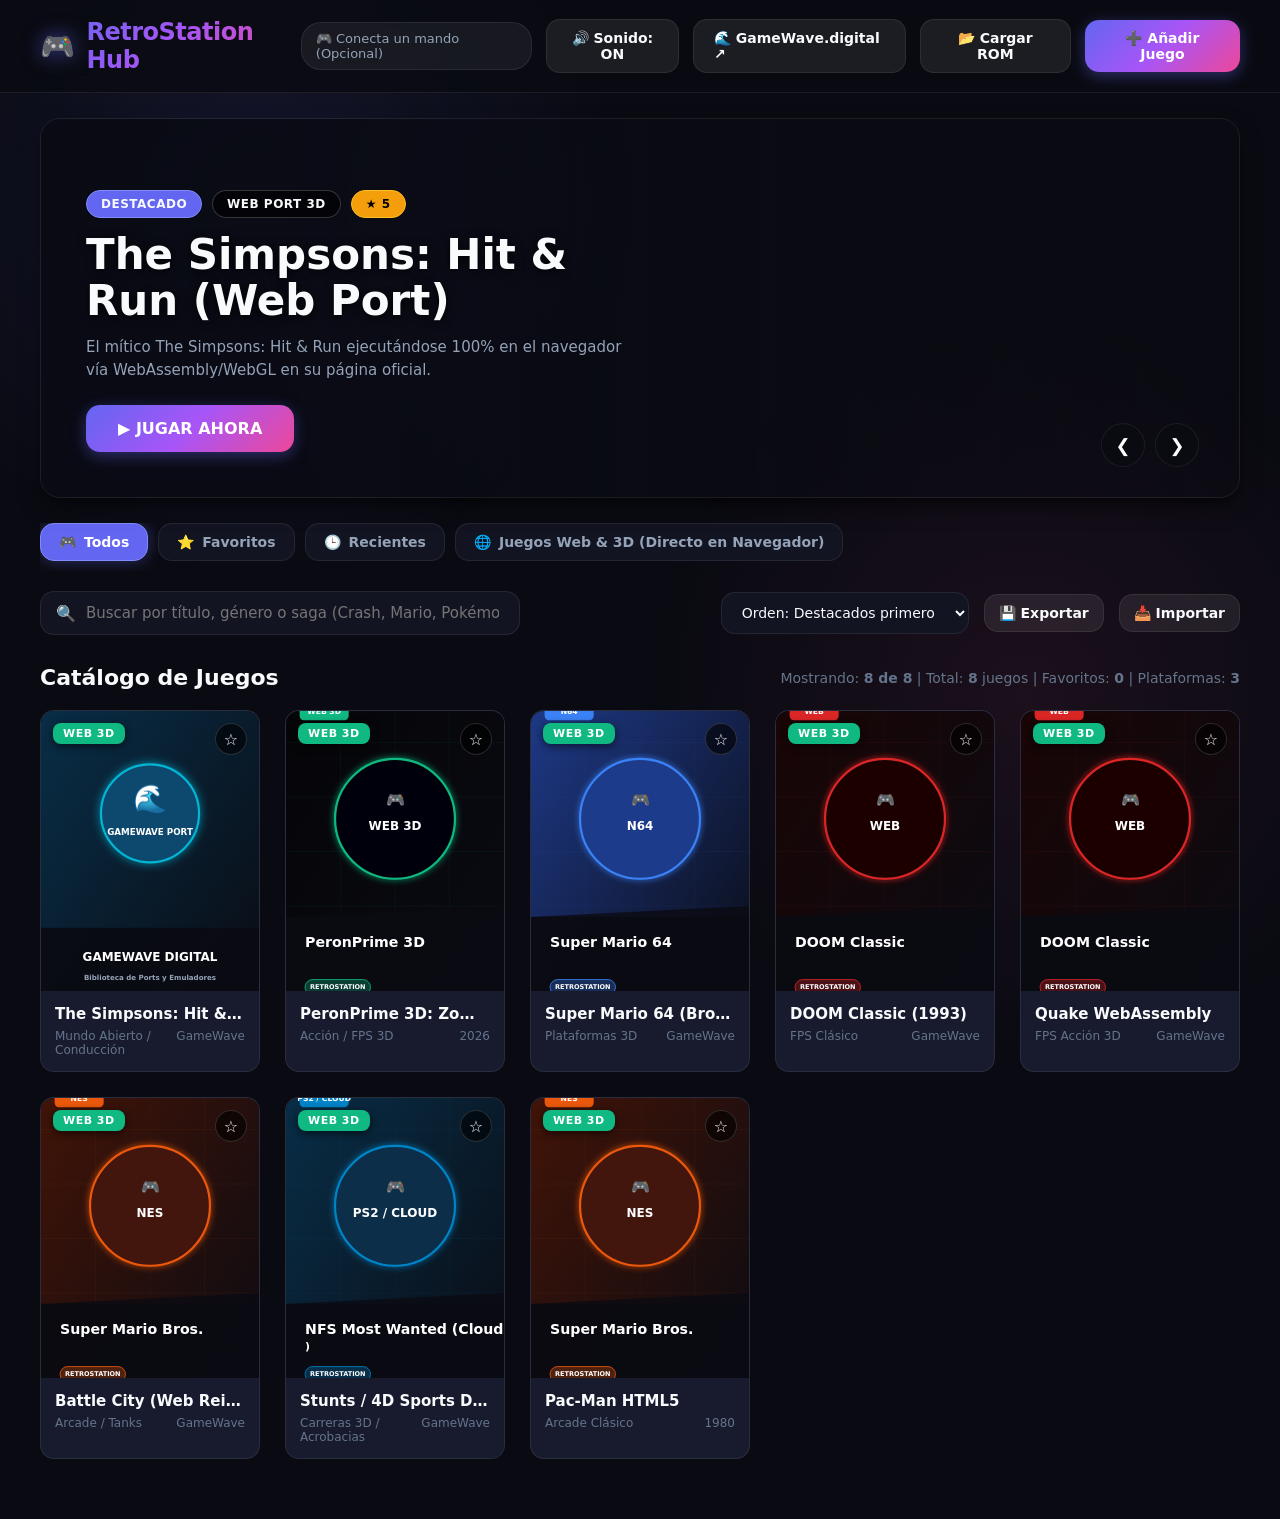
<file: index.html>
<!DOCTYPE html>
<html lang="es">
<head>
    <meta charset="UTF-8">
    <meta name="viewport" content="width=device-width, initial-scale=1.0">
    <title>RetroStation Hub - Consola Web PSX, Nintendo, Sega & 3D</title>
    <!-- Favicon -->
    <link rel="icon" href="data:image/svg+xml,<svg xmlns=%22http://www.w3.org/2000/svg%22 viewBox=%220%22%20%22100%22%20%22100%22><text y=%22.9em%22 font-size=%2290%22>🎮</text></svg>">
    <!-- Estilos de la interfaz -->
    <link rel="stylesheet" href="css/style.css">
</head>
<body>

    <!-- NAVBAR SUPERIOR -->
    <header class="navbar">
        <div class="brand" onclick="window.scrollTo({top: 0, behavior: 'smooth'})">
            <span class="brand-icon">🎮</span>
            <span>RetroStation Hub</span>
        </div>

        <div class="nav-actions">
            <!-- Indicador de Gamepad USB / Bluetooth -->
            <div class="gamepad-badge" id="gamepad-indicator" title="Soporta mandos de PS4, PS5, Xbox y Switch">
                🎮 Conecta un mando (Opcional)
            </div>

            <!-- Sonido retro ON/OFF -->
            <button class="btn btn-secondary btn-icon" id="btn-toggle-sound" title="Activar/Silenciar Efectos de Audio">
                🔊 Sonido: ON
            </button>

            <!-- Enlace a GameWave Digital -->
            <a href="https://gamewave.digital/" target="_blank" rel="noopener noreferrer" class="btn btn-secondary" title="Abrir sitio oficial GameWave Digital">
                🌊 GameWave.digital ↗
            </a>

            <!-- Cargar ROM rápida desde el PC -->
            <input type="file" id="quick-rom-input" style="display:none;" accept=".nes,.sfc,.smc,.gba,.gbc,.gb,.iso,.bin,.cue,.z64,.n64,.nds,.chd,.pbp,.md,.zip" />
            <button class="btn btn-secondary" id="btn-quick-rom" title="Cargar cualquier archivo ROM desde tu disco duro">
                📂 Cargar ROM
            </button>

            <!-- Agregar juego a la lista -->
            <button class="btn btn-primary" id="btn-add-game">
                ➕ Añadir Juego
            </button>
        </div>
    </header>

    <!-- HERO CAROUSEL BANNER DESTACADO -->
    <section class="hero-section">
        <div class="hero-bg" id="hero-banner-bg"></div>
        <div class="hero-content">
            <div class="hero-badges">
                <span class="hero-badge badge-featured">Destacado</span>
                <span class="hero-badge" id="hero-badge-system">SISTEMA</span>
                <span class="hero-badge badge-rating" id="hero-badge-rating">★ 5.0</span>
            </div>
            <h1 class="hero-title" id="hero-title">Título del Juego</h1>
            <p class="hero-desc" id="hero-desc">Descripción detallada del juego retro.</p>
            <div class="hero-actions">
                <button class="btn btn-primary" id="btn-hero-play" style="padding: 14px 32px; font-size: 16px;">
                    ▶ JUGAR AHORA
                </button>
            </div>
        </div>

        <div class="hero-nav">
            <button class="hero-nav-btn" id="hero-prev" title="Anterior">❮</button>
            <button class="hero-nav-btn" id="hero-next" title="Siguiente">❯</button>
        </div>
    </section>

    <!-- BARRA DE CATEGORÍAS Y BÚSQUEDA -->
    <div class="filter-bar">
        <!-- Pestañas de plataformas y consolas -->
        <div class="system-tabs-wrapper" id="system-tabs">
            <div class="nav-pill active" data-system="all">
                <span>🎮</span> Todos
            </div>
            <div class="nav-pill" data-system="favs">
                <span>⭐</span> Favoritos
            </div>
            <div class="nav-pill" data-system="recent">
                <span>🕒</span> Recientes
            </div>
            <div class="nav-pill" data-system="web">
                <span>🌐</span> Juegos Web & 3D (Directo en Navegador)
            </div>
        </div>

        <!-- Búsqueda rápida, orden y respaldo -->
        <div class="search-and-controls">
            <div class="search-box">
                <span class="search-icon">🔍</span>
                <input type="text" id="search-input" placeholder="Buscar por título, género o saga (Crash, Mario, Pokémon, Zelda...)" />
            </div>

            <div class="controls-right">
                <select class="sort-select" id="sort-select">
                    <option value="featured">Orden: Destacados primero</option>
                    <option value="rating">Calificación más alta</option>
                    <option value="name-asc">Nombre (A - Z)</option>
                    <option value="name-desc">Nombre (Z - A)</option>
                    <option value="year-desc">Año (Más reciente)</option>
                    <option value="year-asc">Año (Más antiguo)</option>
                </select>

                <!-- Respaldo de biblioteca -->
                <button class="btn btn-secondary btn-icon" id="btn-export-backup" title="Guardar copia de seguridad de tu biblioteca y favoritos en archivo JSON">
                    💾 Exportar
                </button>
                <input type="file" id="backup-file-input" style="display:none;" accept=".json" />
                <button class="btn btn-secondary btn-icon" id="btn-import-backup" title="Restaurar copia de seguridad de juegos">
                    📥 Importar
                </button>
            </div>
        </div>
    </div>

    <!-- CONTENEDOR PRINCIPAL DE JUEGOS -->
    <main class="games-container">
        <div class="section-header">
            <h2 class="section-title">Catálogo de Juegos</h2>
            <div class="section-stats">
                Mostrando: <strong id="stat-showing-count">0</strong> | 
                Total: <strong id="stat-total-games">0</strong> juegos | 
                Favoritos: <strong id="stat-fav-games">0</strong> | 
                Plataformas: <strong id="stat-systems-count">8</strong>
            </div>
        </div>

        <div class="games-grid" id="games-grid">
            <!-- Las tarjetas de juegos se inyectan dinámicamente con app.js -->
        </div>
    </main>

    <!-- REPRODUCTOR DE EMULADOR A PANTALLA COMPLETA -->
    <div id="emulator-modal">
        <div class="emulator-top-bar">
            <div class="player-info">
                <span class="player-sys-tag" id="player-game-sys">SISTEMA</span>
                <span class="player-title" id="player-game-title">Juego</span>
                <span class="player-controls-guide" id="player-controls-guide"></span>
            </div>
            <div class="player-actions">
                <button class="player-btn" id="btn-toggle-crt" title="Activar/Desactivar líneas de escaneo retro de televisores CRT">
                    📺 Filtro CRT
                </button>
                <button class="player-btn" id="btn-toggle-fullscreen" title="Pantalla Completa">
                    ⛶ Pantalla Completa
                </button>
                <button class="player-btn btn-close-player" id="btn-close-emulator" title="Salir al Menú Principal">
                    ✕ Salir (ESC)
                </button>
            </div>
        </div>
        <div id="emulator-screen-wrapper">
            <!-- EmulatorJS o iFrame 3D inyectado dinámicamente -->
        </div>
    </div>

    <!-- MODAL PARA AGREGAR JUEGO NUEVO -->
    <div class="modal-overlay" id="add-game-modal">
        <div class="modal-card">
            <div class="modal-header">
                <h3 class="modal-title">Añadir Nuevo Juego a la Consola</h3>
                <button class="btn btn-secondary btn-icon" id="btn-close-add-modal">✕</button>
            </div>
            <form id="form-add-game">
                <div class="form-group">
                    <label>Título del Juego *</label>
                    <input type="text" name="title" required placeholder="Ej: Silent Hill, Gran Turismo 2..." />
                </div>
                <div class="form-group">
                    <label>Consola / Sistema *</label>
                    <select name="system" required>
                        <option value="gamewave">GameWave Port / PC</option>
                        <option value="psx">PlayStation (PS1/PS2)</option>
                        <option value="gba">Game Boy Advance</option>
                        <option value="snes">Super Nintendo</option>
                        <option value="n64">Nintendo 64</option>
                        <option value="nds">Nintendo DS</option>
                        <option value="nes">Nintendo NES</option>
                        <option value="sega">Sega Genesis</option>
                        <option value="web">Juego Web / HTML5</option>
                    </select>
                </div>
                <div class="form-group">
                    <label>Género</label>
                    <input type="text" name="genre" placeholder="Ej: Survival Horror, Carreras, Lucha..." />
                </div>
                <div class="form-group">
                    <label>URL de Portada (Carátula)</label>
                    <input type="url" name="coverUrl" placeholder="https://ejemplo.com/caratula.jpg" />
                </div>
                <div class="form-group">
                    <label>Archivo ROM desde tu PC (Se guarda en tu navegador)</label>
                    <input type="file" name="romFile" accept=".nes,.sfc,.smc,.gba,.gbc,.gb,.iso,.bin,.cue,.z64,.n64,.nds,.chd,.pbp,.md,.zip" />
                </div>
                <div class="form-group">
                    <label>O Enlace URL directo a la ROM / Juego Web</label>
                    <input type="url" name="romUrl" placeholder="https://ejemplo.com/juego.chd" />
                </div>
                <div class="form-group">
                    <label>Descripción / Sinopsis</label>
                    <textarea name="description" rows="2" placeholder="Breve resumen o historia del juego..."></textarea>
                </div>
                <button type="submit" class="btn btn-primary" style="width: 100%; padding: 12px; margin-top: 10px;">
                    Guardar Juego en mi Consola
                </button>
            </form>
        </div>
    </div>

    <!-- OVERLAY DRAG & DROP GLOBAL -->
    <div id="global-drag-overlay">
        <div class="drag-icon">🎮</div>
        <h2>¡Suelta tu ROM aquí para jugar!</h2>
        <p style="color: #94a3b8; font-size: 16px; margin-top: 8px;">Compatible con PS1, GBA, SNES, N64, NDS, NES y Sega Genesis</p>
    </div>

    <!-- SCRIPTS -->
    <script src="js/audio.js"></script>
    <script src="js/database.js"></script>
    <script src="js/games-data.js"></script>
    <script src="js/emulator-player.js"></script>
    <script src="js/app.js"></script>
</body>
</html>
</file>
<file: css/style.css>
/* ==========================================================================
   RETROSTATION HUB - STYLESHEET
   Inspirado en interfaces de consola de nueva generación (PS5 / Nintendo Switch / Steam Deck)
   ========================================================================== */

:root {
    --bg-main: #0a0b12;
    --bg-secondary: #121422;
    --bg-card: #181b2e;
    --bg-card-hover: #222642;
    --accent: #6366f1;
    --accent-hover: #4f46e5;
    --accent-gradient: linear-gradient(135deg, #6366f1 0%, #a855f7 50%, #ec4899 100%);
    --text-primary: #f8fafc;
    --text-secondary: #94a3b8;
    --text-muted: #64748b;
    --border-color: rgba(255, 255, 255, 0.08);
    --border-glow: rgba(99, 102, 241, 0.4);
    --radius-sm: 8px;
    --radius-md: 14px;
    --radius-lg: 20px;
    --shadow-card: 0 10px 25px -5px rgba(0, 0, 0, 0.5), 0 8px 10px -6px rgba(0, 0, 0, 0.5);
    --shadow-glow: 0 0 25px rgba(99, 102, 241, 0.35);
    --transition: all 0.25s cubic-bezier(0.4, 0, 0.2, 1);
}

* {
    margin: 0;
    padding: 0;
    box-sizing: border-box;
    font-family: 'Segoe UI', system-ui, -apple-system, BlinkMacSystemFont, Roboto, sans-serif;
    -webkit-font-smoothing: antialiased;
}

body {
    background-color: var(--bg-main);
    color: var(--text-primary);
    min-height: 100vh;
    overflow-x: hidden;
    position: relative;
}

/* Fondo dinámico estilo aurora cyberpunk */
body::before {
    content: '';
    position: fixed;
    top: -20%;
    left: -10%;
    width: 60vw;
    height: 60vw;
    background: radial-gradient(circle, rgba(99, 102, 241, 0.12) 0%, rgba(0,0,0,0) 70%);
    z-index: -1;
    pointer-events: none;
}

body::after {
    content: '';
    position: fixed;
    bottom: -20%;
    right: -10%;
    width: 60vw;
    height: 60vw;
    background: radial-gradient(circle, rgba(236, 72, 153, 0.08) 0%, rgba(0,0,0,0) 70%);
    z-index: -1;
    pointer-events: none;
}

/* NAVBAR SUPERIOR */
.navbar {
    display: flex;
    align-items: center;
    justify-content: space-between;
    padding: 18px 40px;
    background: rgba(10, 11, 18, 0.85);
    backdrop-filter: blur(16px);
    border-bottom: 1px solid var(--border-color);
    position: sticky;
    top: 0;
    z-index: 100;
}

.brand {
    display: flex;
    align-items: center;
    gap: 12px;
    font-size: 24px;
    font-weight: 800;
    letter-spacing: -0.5px;
    background: var(--accent-gradient);
    -webkit-background-clip: text;
    -webkit-text-fill-color: transparent;
    cursor: pointer;
}

.brand-icon {
    font-size: 28px;
    -webkit-text-fill-color: initial;
    filter: drop-shadow(0 0 10px rgba(99, 102, 241, 0.6));
}

.nav-actions {
    display: flex;
    align-items: center;
    gap: 14px;
}

.gamepad-badge {
    background: rgba(255, 255, 255, 0.06);
    border: 1px solid var(--border-color);
    padding: 8px 14px;
    border-radius: 20px;
    font-size: 13px;
    color: var(--text-secondary);
    display: flex;
    align-items: center;
    gap: 6px;
    transition: var(--transition);
}

.gamepad-badge.connected {
    background: rgba(16, 185, 129, 0.15);
    border-color: #10b981;
    color: #34d399;
}

/* BOTONES GLOBALES */
.btn {
    display: inline-flex;
    align-items: center;
    justify-content: center;
    gap: 8px;
    padding: 10px 20px;
    border-radius: var(--radius-md);
    font-size: 14px;
    font-weight: 600;
    cursor: pointer;
    border: none;
    transition: var(--transition);
    outline: none;
    text-decoration: none;
}

.btn-primary {
    background: var(--accent-gradient);
    color: #fff;
    box-shadow: 0 4px 15px rgba(99, 102, 241, 0.4);
}

.btn-primary:hover {
    transform: translateY(-2px);
    box-shadow: 0 6px 20px rgba(99, 102, 241, 0.6);
}

.btn-secondary {
    background: rgba(255, 255, 255, 0.08);
    color: var(--text-primary);
    border: 1px solid var(--border-color);
}

.btn-secondary:hover {
    background: rgba(255, 255, 255, 0.15);
    border-color: rgba(255, 255, 255, 0.2);
}

.btn-icon {
    padding: 10px 14px;
}

/* HERO BANNER DESTACADO */
.hero-section {
    position: relative;
    margin: 25px 40px;
    height: 380px;
    border-radius: var(--radius-lg);
    overflow: hidden;
    box-shadow: var(--shadow-card);
    border: 1px solid var(--border-color);
}

.hero-bg {
    position: absolute;
    inset: 0;
    background-size: cover;
    background-position: center;
    transition: background-image 0.5s ease-in-out;
}

.hero-content {
    position: relative;
    z-index: 2;
    height: 100%;
    display: flex;
    flex-direction: column;
    justify-content: flex-end;
    padding: 45px;
    max-width: 650px;
}

.hero-badges {
    display: flex;
    gap: 10px;
    margin-bottom: 14px;
}

.hero-badge {
    padding: 6px 14px;
    border-radius: 20px;
    font-size: 12px;
    font-weight: 700;
    text-transform: uppercase;
    letter-spacing: 0.5px;
    background: rgba(0, 0, 0, 0.6);
    backdrop-filter: blur(8px);
    border: 1px solid rgba(255, 255, 255, 0.2);
}

.badge-featured { background: #6366f1; border-color: #818cf8; }
.badge-rating { background: #f59e0b; color: #000; border-color: #fbbf24; }

.hero-title {
    font-size: 42px;
    font-weight: 800;
    line-height: 1.1;
    margin-bottom: 12px;
    text-shadow: 0 2px 10px rgba(0,0,0,0.8);
}

.hero-desc {
    font-size: 15px;
    color: var(--text-secondary);
    line-height: 1.5;
    margin-bottom: 24px;
    display: -webkit-box;
    -webkit-line-clamp: 2;
    -webkit-box-orient: vertical;
    overflow: hidden;
}

.hero-actions {
    display: flex;
    gap: 15px;
}

.hero-nav {
    position: absolute;
    bottom: 30px;
    right: 40px;
    display: flex;
    gap: 10px;
    z-index: 5;
}

.hero-nav-btn {
    width: 44px;
    height: 44px;
    border-radius: 50%;
    background: rgba(10, 11, 18, 0.7);
    backdrop-filter: blur(8px);
    border: 1px solid var(--border-color);
    color: #fff;
    cursor: pointer;
    font-size: 18px;
    display: flex;
    align-items: center;
    justify-content: center;
    transition: var(--transition);
}

.hero-nav-btn:hover {
    background: var(--accent);
    transform: scale(1.1);
}

/* BARRA DE FILTROS Y SISTEMAS */
.filter-bar {
    padding: 0 40px;
    margin-bottom: 30px;
    display: flex;
    flex-direction: column;
    gap: 20px;
}

.system-tabs-wrapper {
    display: flex;
    gap: 10px;
    overflow-x: auto;
    padding-bottom: 10px;
    scrollbar-width: thin;
    scrollbar-color: var(--accent) transparent;
}

.system-tabs-wrapper::-webkit-scrollbar {
    height: 6px;
}
.system-tabs-wrapper::-webkit-scrollbar-thumb {
    background: var(--accent);
    border-radius: 10px;
}

.nav-pill {
    display: flex;
    align-items: center;
    gap: 8px;
    padding: 10px 18px;
    background: var(--bg-secondary);
    border: 1px solid var(--border-color);
    border-radius: var(--radius-md);
    color: var(--text-secondary);
    font-weight: 600;
    font-size: 14px;
    cursor: pointer;
    white-space: nowrap;
    transition: var(--transition);
}

.nav-pill:hover {
    background: var(--bg-card-hover);
    color: var(--text-primary);
    border-color: rgba(255,255,255,0.2);
}

.nav-pill.active {
    background: var(--accent);
    color: #fff;
    border-color: #818cf8;
    box-shadow: 0 0 15px rgba(99, 102, 241, 0.4);
}

.search-and-controls {
    display: flex;
    align-items: center;
    justify-content: space-between;
    gap: 20px;
    flex-wrap: wrap;
}

.search-box {
    position: relative;
    flex: 1;
    max-width: 480px;
}

.search-box input {
    width: 100%;
    padding: 12px 20px 12px 45px;
    background: var(--bg-secondary);
    border: 1px solid var(--border-color);
    border-radius: var(--radius-md);
    color: var(--text-primary);
    font-size: 15px;
    outline: none;
    transition: var(--transition);
}

.search-box input:focus {
    border-color: var(--accent);
    box-shadow: 0 0 12px rgba(99, 102, 241, 0.3);
}

.search-icon {
    position: absolute;
    left: 16px;
    top: 50%;
    transform: translateY(-50%);
    color: var(--text-muted);
    font-size: 16px;
}

.controls-right {
    display: flex;
    align-items: center;
    gap: 15px;
}

.sort-select {
    padding: 11px 16px;
    background: var(--bg-secondary);
    border: 1px solid var(--border-color);
    border-radius: var(--radius-md);
    color: var(--text-primary);
    font-size: 14px;
    outline: none;
    cursor: pointer;
}

/* GRID DE JUEGOS */
.games-container {
    padding: 0 40px 60px;
}

.section-header {
    display: flex;
    align-items: center;
    justify-content: space-between;
    margin-bottom: 20px;
}

.section-title {
    font-size: 22px;
    font-weight: 700;
}

.section-stats {
    font-size: 14px;
    color: var(--text-muted);
}

.games-grid {
    display: grid;
    grid-template-columns: repeat(auto-fill, minmax(210px, 1fr));
    gap: 25px;
}

/* TARJETA DE JUEGO */
.game-card {
    background: var(--bg-card);
    border-radius: var(--radius-md);
    border: 1px solid var(--border-color);
    overflow: hidden;
    cursor: pointer;
    transition: var(--transition);
    display: flex;
    flex-direction: column;
    position: relative;
}

.game-card:hover {
    transform: translateY(-6px) scale(1.02);
    border-color: var(--border-glow);
    box-shadow: var(--shadow-glow), var(--shadow-card);
}

.card-cover-wrapper {
    position: relative;
    width: 100%;
    height: 280px;
    background: #0d0f17;
    overflow: hidden;
}

.card-cover {
    width: 100%;
    height: 100%;
    object-fit: cover;
    transition: transform 0.4s ease;
}

.game-card:hover .card-cover {
    transform: scale(1.08);
}

.card-badge {
    position: absolute;
    top: 12px;
    left: 12px;
    padding: 4px 10px;
    border-radius: 8px;
    font-size: 11px;
    font-weight: 800;
    color: #fff;
    box-shadow: 0 2px 8px rgba(0,0,0,0.6);
    letter-spacing: 0.5px;
}

.card-fav-btn {
    position: absolute;
    top: 12px;
    right: 12px;
    width: 32px;
    height: 32px;
    border-radius: 50%;
    background: rgba(0, 0, 0, 0.6);
    backdrop-filter: blur(6px);
    border: 1px solid rgba(255, 255, 255, 0.15);
    color: #fff;
    display: flex;
    align-items: center;
    justify-content: center;
    cursor: pointer;
    font-size: 16px;
    transition: var(--transition);
}

.card-fav-btn:hover {
    transform: scale(1.15);
    background: #ffb703;
    color: #000;
}

.card-fav-btn.is-fav {
    background: #ffb703;
    color: #000;
    border-color: #ffd166;
}

.card-overlay {
    position: absolute;
    inset: 0;
    background: rgba(10, 11, 20, 0.6);
    backdrop-filter: blur(3px);
    display: flex;
    align-items: center;
    justify-content: center;
    opacity: 0;
    transition: var(--transition);
}

.game-card:hover .card-overlay {
    opacity: 1;
}

.btn-play-card {
    background: var(--accent-gradient);
    color: #fff;
    border: none;
    padding: 10px 22px;
    border-radius: 25px;
    font-weight: 700;
    font-size: 13px;
    cursor: pointer;
    box-shadow: 0 0 15px rgba(99, 102, 241, 0.8);
    transform: translateY(10px);
    transition: var(--transition);
}

.game-card:hover .btn-play-card {
    transform: translateY(0);
}

.card-info {
    padding: 14px;
    display: flex;
    flex-direction: column;
    gap: 6px;
    background: var(--bg-card);
}

.card-title {
    font-size: 15px;
    font-weight: 700;
    color: var(--text-primary);
    white-space: nowrap;
    overflow: hidden;
    text-overflow: ellipsis;
}

.card-meta {
    display: flex;
    justify-content: space-between;
    font-size: 12px;
    color: var(--text-muted);
}

/* REPRODUCTOR DE EMULADOR (FULLSCREEN OVERLAY) */
#emulator-modal {
    position: fixed;
    inset: 0;
    background: #050508;
    z-index: 1000;
    display: none;
    flex-direction: column;
}

#emulator-modal.active {
    display: flex;
}

.emulator-top-bar {
    height: 55px;
    background: #0d0f18;
    border-bottom: 1px solid var(--border-color);
    display: flex;
    align-items: center;
    justify-content: space-between;
    padding: 0 25px;
}

.player-info {
    display: flex;
    align-items: center;
    gap: 12px;
}

.player-title {
    font-size: 18px;
    font-weight: 700;
    color: #fff;
}

.player-sys-tag {
    background: var(--accent);
    padding: 3px 8px;
    border-radius: 6px;
    font-size: 11px;
    font-weight: 700;
}

.player-controls-guide {
    font-size: 12px;
    color: var(--text-muted);
    max-width: 450px;
    white-space: nowrap;
    overflow: hidden;
    text-overflow: ellipsis;
}

.player-actions {
    display: flex;
    align-items: center;
    gap: 10px;
}

.player-btn {
    background: rgba(255, 255, 255, 0.08);
    border: 1px solid var(--border-color);
    color: #fff;
    padding: 7px 14px;
    border-radius: var(--radius-sm);
    font-size: 13px;
    cursor: pointer;
    transition: var(--transition);
}

.player-btn:hover {
    background: rgba(255, 255, 255, 0.18);
}

.player-btn.active {
    background: #10b981;
    color: #000;
    font-weight: 700;
}

.btn-close-player {
    background: #ef4444;
    border: none;
    color: #fff;
    font-weight: bold;
}
.btn-close-player:hover {
    background: #dc2626;
}

#emulator-screen-wrapper {
    flex: 1;
    position: relative;
    background: #000;
    display: flex;
    align-items: center;
    justify-content: center;
    overflow: hidden;
}

/* Efecto CRT Scanlines */
#emulator-screen-wrapper.crt-active::after {
    content: " ";
    display: block;
    position: absolute;
    top: 0; left: 0; bottom: 0; right: 0;
    background: linear-gradient(rgba(18, 16, 16, 0) 50%, rgba(0, 0, 0, 0.25) 50%), linear-gradient(90deg, rgba(255, 0, 0, 0.06), rgba(0, 255, 0, 0.02), rgba(0, 0, 255, 0.06));
    z-index: 10;
    background-size: 100% 3px, 6px 100%;
    pointer-events: none;
}

/* ZONA DE PROMPT / ERROR EMULADOR */
.rom-prompt-zone {
    text-align: center;
    max-width: 500px;
    padding: 40px;
    background: var(--bg-card);
    border: 2px dashed rgba(255, 255, 255, 0.2);
    border-radius: var(--radius-lg);
    box-shadow: var(--shadow-card);
}

.rom-prompt-zone.drag-hover {
    border-color: var(--accent);
    background: rgba(99, 102, 241, 0.1);
}

.rom-prompt-zone .icon {
    font-size: 60px;
    margin-bottom: 15px;
}

.rom-prompt-zone h2 {
    font-size: 24px;
    margin-bottom: 10px;
}

.rom-prompt-zone p {
    color: var(--text-secondary);
    font-size: 14px;
    margin-bottom: 20px;
}

/* MODAL DE AGREGAR JUEGO */
.modal-overlay {
    position: fixed;
    inset: 0;
    background: rgba(0, 0, 0, 0.75);
    backdrop-filter: blur(8px);
    z-index: 500;
    display: none;
    align-items: center;
    justify-content: center;
}

.modal-overlay.active {
    display: flex;
}

.modal-card {
    background: var(--bg-secondary);
    border: 1px solid var(--border-color);
    border-radius: var(--radius-lg);
    padding: 35px;
    width: 540px;
    max-width: 90vw;
    box-shadow: var(--shadow-card);
}

.modal-header {
    display: flex;
    justify-content: space-between;
    align-items: center;
    margin-bottom: 25px;
}

.modal-title {
    font-size: 22px;
    font-weight: 700;
}

.form-group {
    margin-bottom: 18px;
}

.form-group label {
    display: block;
    font-size: 13px;
    font-weight: 600;
    color: var(--text-secondary);
    margin-bottom: 8px;
}

.form-group input, .form-group select, .form-group textarea {
    width: 100%;
    padding: 12px 16px;
    background: var(--bg-main);
    border: 1px solid var(--border-color);
    border-radius: var(--radius-sm);
    color: #fff;
    font-size: 14px;
    outline: none;
}

.form-group input:focus, .form-group select:focus, .form-group textarea:focus {
    border-color: var(--accent);
}

/* DRAG & DROP GLOBAL OVERLAY */
#global-drag-overlay {
    position: fixed;
    inset: 0;
    background: rgba(10, 11, 20, 0.92);
    backdrop-filter: blur(12px);
    z-index: 2000;
    display: none;
    align-items: center;
    justify-content: center;
    flex-direction: column;
    border: 4px dashed var(--accent);
    margin: 20px;
    border-radius: var(--radius-lg);
    pointer-events: none;
}

#global-drag-overlay.active {
    display: flex;
}

#global-drag-overlay .drag-icon {
    font-size: 80px;
    animation: bounce 1s infinite alternate;
}

#global-drag-overlay h2 {
    font-size: 32px;
    margin-top: 15px;
    color: #fff;
}

@keyframes bounce {
    from { transform: translateY(0); }
    to { transform: translateY(-20px); }
}

/* RESPONSIVE */
@media (max-width: 768px) {
    .navbar { padding: 15px 20px; }
    .hero-section { margin: 15px 20px; height: 420px; }
    .hero-content { padding: 25px; }
    .hero-title { font-size: 30px; }
    .filter-bar { padding: 0 20px; }
    .games-container { padding: 0 20px 40px; }
    .games-grid { grid-template-columns: repeat(auto-fill, minmax(160px, 1fr)); gap: 15px; }
    .card-cover-wrapper { height: 220px; }
}
</file>
